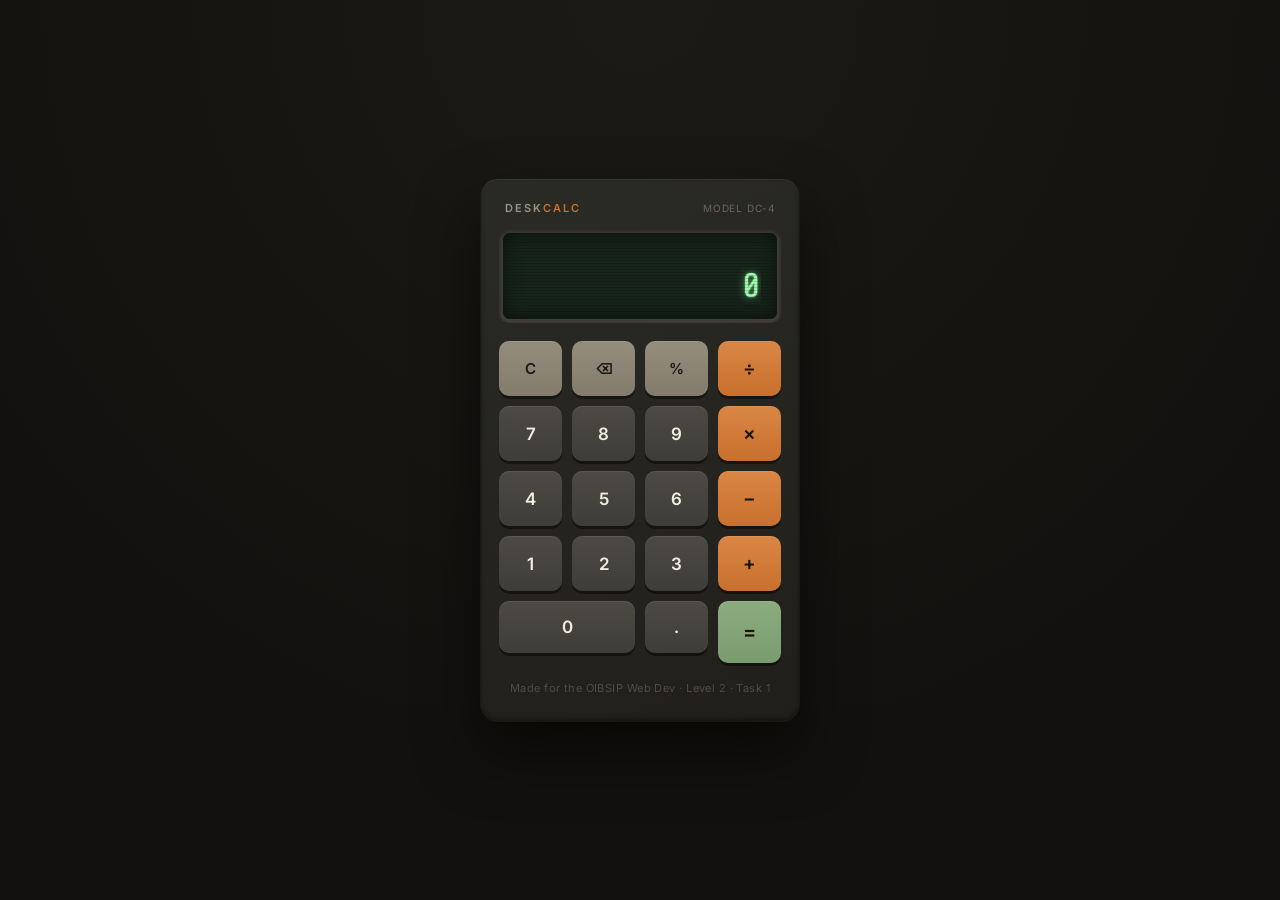
<file: WebDev-L2-Calculator/index.html>
<!DOCTYPE html>
<html lang="en">
<head>
<meta charset="UTF-8">
<meta name="viewport" content="width=device-width, initial-scale=1.0">
<title>Desk Calculator</title>
<link rel="preconnect" href="https://fonts.googleapis.com">
<link rel="preconnect" href="https://fonts.gstatic.com" crossorigin>
<link href="https://fonts.googleapis.com/css2?family=Share+Tech+Mono&family=Inter:wght@400;500;600;700&display=swap" rel="stylesheet">
<style>
  :root {
    --body-dark: #2b2b26;
    --body-darker: #201f1b;
    --panel-edge: #43413a;
    --display-bg: #16241a;
    --display-glow: #9ffcae;
    --display-dim: #4d7a5a;
    --key-num: #3f3d38;
    --key-num-hi: #4c4a43;
    --key-num-text: #f2ede1;
    --key-op: #c9702e;
    --key-op-hi: #d98644;
    --key-op-text: #1a1408;
    --key-func: #837c6c;
    --key-func-hi: #948d7c;
    --key-func-text: #1a1a16;
    --key-equals: #7a9b6e;
    --key-equals-hi: #8bad7e;
    --page-bg: #12110f;
    --font-display: 'Share Tech Mono', monospace;
    --font-ui: 'Inter', sans-serif;
  }

  * { box-sizing: border-box; }

  body {
    margin: 0;
    min-height: 100vh;
    display: flex;
    align-items: center;
    justify-content: center;
    background:
      radial-gradient(circle at 50% 0%, #1c1a16 0%, var(--page-bg) 70%);
    font-family: var(--font-ui);
    padding: 32px 16px;
  }

  .machine {
    width: 320px;
    background: linear-gradient(160deg, var(--body-dark), var(--body-darker));
    border-radius: 18px;
    padding: 20px 18px 26px;
    box-shadow:
      0 30px 60px rgba(0,0,0,0.55),
      inset 0 1px 0 rgba(255,255,255,0.06),
      inset 0 -2px 4px rgba(0,0,0,0.4);
    border: 1px solid #1a1913;
    position: relative;
  }

  .brand-row {
    display: flex;
    justify-content: space-between;
    align-items: baseline;
    padding: 2px 6px 14px;
  }

  .brand {
    font-size: 11px;
    letter-spacing: 0.18em;
    text-transform: uppercase;
    color: #9a9484;
    font-weight: 600;
  }

  .brand span { color: var(--key-op); }

  .model {
    font-size: 10px;
    color: #6b6558;
    letter-spacing: 0.08em;
  }

  .screen-housing {
    background: var(--panel-edge);
    border-radius: 10px;
    padding: 4px;
    box-shadow: inset 0 2px 6px rgba(0,0,0,0.5);
    margin-bottom: 18px;
  }

  .screen {
    background: var(--display-bg);
    border-radius: 7px;
    padding: 18px 16px 14px;
    position: relative;
    overflow: hidden;
    min-height: 84px;
    display: flex;
    flex-direction: column;
    justify-content: flex-end;
    box-shadow: inset 0 0 18px rgba(0,0,0,0.6);
  }

  .screen::before {
    content: "";
    position: absolute;
    inset: 0;
    background: repeating-linear-gradient(
      to bottom,
      rgba(0,0,0,0.15) 0px,
      rgba(0,0,0,0.15) 1px,
      transparent 1px,
      transparent 3px
    );
    pointer-events: none;
  }

  .screen-expression {
    font-family: var(--font-display);
    font-size: 13px;
    color: var(--display-dim);
    text-align: right;
    min-height: 16px;
    letter-spacing: 0.03em;
    white-space: nowrap;
    overflow: hidden;
    text-overflow: ellipsis;
  }

  .screen-result {
    font-family: var(--font-display);
    font-size: 34px;
    color: var(--display-glow);
    text-align: right;
    text-shadow: 0 0 10px rgba(159,252,174,0.55), 0 0 2px rgba(159,252,174,0.8);
    letter-spacing: 0.02em;
    white-space: nowrap;
    overflow-x: auto;
    scrollbar-width: none;
  }
  .screen-result::-webkit-scrollbar { display: none; }

  .screen-result.error {
    color: #ff8b6b;
    text-shadow: 0 0 10px rgba(255,139,107,0.55);
    font-size: 20px;
  }

  .keys {
    display: grid;
    grid-template-columns: repeat(4, 1fr);
    gap: 10px;
  }

  button {
    border: none;
    font-family: var(--font-ui);
    font-size: 17px;
    font-weight: 600;
    padding: 16px 0;
    border-radius: 10px;
    cursor: pointer;
    color: var(--key-num-text);
    background: linear-gradient(180deg, var(--key-num-hi), var(--key-num));
    box-shadow:
      0 3px 0 rgba(0,0,0,0.45),
      inset 0 1px 0 rgba(255,255,255,0.08);
    transition: transform 0.05s ease, box-shadow 0.05s ease;
    -webkit-tap-highlight-color: transparent;
  }

  button:active {
    transform: translateY(2px);
    box-shadow:
      0 1px 0 rgba(0,0,0,0.45),
      inset 0 1px 0 rgba(255,255,255,0.05);
  }

  button:focus-visible {
    outline: 2px solid var(--display-glow);
    outline-offset: 2px;
  }

  .key-func {
    background: linear-gradient(180deg, var(--key-func-hi), var(--key-func));
    color: var(--key-func-text);
    font-size: 15px;
  }

  .key-op {
    background: linear-gradient(180deg, var(--key-op-hi), var(--key-op));
    color: var(--key-op-text);
    font-size: 19px;
  }

  .key-equals {
    background: linear-gradient(180deg, var(--key-equals-hi), var(--key-equals));
    color: var(--key-op-text);
    grid-row: span 2;
    font-size: 20px;
  }

  .key-zero {
    grid-column: span 2;
  }

  footer {
    text-align: center;
    margin-top: 18px;
    font-size: 11px;
    color: #504b40;
    letter-spacing: 0.04em;
  }
</style>
</head>
<body>

<div class="machine">
  <div class="brand-row">
    <span class="brand">desk<span>calc</span></span>
    <span class="model">MODEL DC-4</span>
  </div>

  <div class="screen-housing">
    <div class="screen">
      <div class="screen-expression" id="expression" aria-live="polite"></div>
      <div class="screen-result" id="result" aria-live="polite">0</div>
    </div>
  </div>

  <div class="keys">
    <button class="key-func" data-action="clear">C</button>
    <button class="key-func" data-action="backspace">⌫</button>
    <button class="key-func" data-action="percent">%</button>
    <button class="key-op" data-action="operator" data-op="÷">÷</button>

    <button data-action="digit" data-digit="7">7</button>
    <button data-action="digit" data-digit="8">8</button>
    <button data-action="digit" data-digit="9">9</button>
    <button class="key-op" data-action="operator" data-op="×">×</button>

    <button data-action="digit" data-digit="4">4</button>
    <button data-action="digit" data-digit="5">5</button>
    <button data-action="digit" data-digit="6">6</button>
    <button class="key-op" data-action="operator" data-op="−">−</button>

    <button data-action="digit" data-digit="1">1</button>
    <button data-action="digit" data-digit="2">2</button>
    <button data-action="digit" data-digit="3">3</button>
    <button class="key-op" data-action="operator" data-op="+">+</button>

    <button class="key-zero" data-action="digit" data-digit="0">0</button>
    <button data-action="decimal">.</button>
    <button class="key-equals" data-action="equals">=</button>
  </div>

  <footer>Made for the OIBSIP Web Dev · Level 2 · Task 1</footer>
</div>

<script>
(function () {
  const expressionEl = document.getElementById('expression');
  const resultEl = document.getElementById('result');

  const keys = document.querySelectorAll('button[data-action]');

  const state = {
    previousValue: null,   
    currentValue: '0',     
    operator: null,        
    waitingForOperand: false, 
    isError: false,
    lastExpressionPart: '' 
  };

  function formatNumber(num) {
    if (!isFinite(num)) return 'Error';
    
    const rounded = Math.round((num + Number.EPSILON) * 1e10) / 1e10;
    return rounded.toString();
  }

  function render() {
    expressionEl.textContent = state.lastExpressionPart;
    resultEl.classList.toggle('error', state.isError);
    resultEl.textContent = state.isError ? 'Cannot divide by 0' : state.currentValue;
  }

  function resetAll() {
    state.previousValue = null;
    state.currentValue = '0';
    state.operator = null;
    state.waitingForOperand = false;
    state.isError = false;
    state.lastExpressionPart = '';
    render();
  }

  function inputDigit(digit) {
    if (state.isError) resetAll();
    if (state.waitingForOperand) {
      state.currentValue = digit;
      state.waitingForOperand = false;
      if (state.operator === null) {
        
        state.lastExpressionPart = '';
      }
    } else {
      state.currentValue = state.currentValue === '0' ? digit : state.currentValue + digit;
    }
    render();
  }

  function inputDecimal() {
    if (state.isError) resetAll();
    if (state.waitingForOperand) {
      state.currentValue = '0.';
      state.waitingForOperand = false;
      if (state.operator === null) {
        state.lastExpressionPart = '';
      }
      render();
      return;
    }
    if (!state.currentValue.includes('.')) {
      state.currentValue += '.';
    }
    render();
  }

  function applyOperator(a, op, b) {
    switch (op) {
      case '+': return a + b;
      case '−': return a - b;
      case '×': return a * b;
      case '÷':
        if (b === 0) return null; 
        return a / b;
      default: return b;
    }
  }

  function handleOperator(nextOp) {
    if (state.isError) return;
    const inputValue = parseFloat(state.currentValue);

    if (state.operator && state.waitingForOperand) {
      
      state.operator = nextOp;
      state.lastExpressionPart = `${formatNumber(state.previousValue)} ${nextOp}`;
      render();
      return;
    }

    if (state.previousValue === null) {
      state.previousValue = inputValue;
    } else if (state.operator) {
      const outcome = applyOperator(state.previousValue, state.operator, inputValue);
      if (outcome === null) {
        state.isError = true;
        state.waitingForOperand = true;
        state.operator = null;
        state.previousValue = null;
        render();
        return;
      }
      state.previousValue = outcome;
      state.currentValue = formatNumber(outcome);
    }

    state.operator = nextOp;
    state.waitingForOperand = true;
    state.lastExpressionPart = `${formatNumber(state.previousValue)} ${nextOp}`;
    render();
  }

  function handleEquals() {
    if (state.isError) return;
    if (state.operator === null || state.previousValue === null) return;

    const inputValue = parseFloat(state.currentValue);
    const outcome = applyOperator(state.previousValue, state.operator, inputValue);

    if (outcome === null) {
      state.isError = true;
      state.previousValue = null;
      state.operator = null;
      state.waitingForOperand = true;
      render();
      return;
    }

    state.lastExpressionPart = `${formatNumber(state.previousValue)} ${state.operator} ${formatNumber(inputValue)} =`;
    state.currentValue = formatNumber(outcome);
    state.previousValue = null;
    state.operator = null;
    state.waitingForOperand = true;
    render();
  }

  function handlePercent() {
    if (state.isError) resetAll();
    const inputValue = parseFloat(state.currentValue);
    state.currentValue = formatNumber(inputValue / 100);
    render();
  }

  function handleBackspace() {
    if (state.isError) {
      resetAll();
      return;
    }
    if (state.waitingForOperand) return;
    if (state.currentValue.length <= 1 || (state.currentValue.length === 2 && state.currentValue.startsWith('-'))) {
      state.currentValue = '0';
    } else {
      state.currentValue = state.currentValue.slice(0, -1);
    }
    render();
  }

  keys.forEach((key) => {
    key.addEventListener('click', () => {
      const action = key.dataset.action;
      switch (action) {
        case 'digit':
          inputDigit(key.dataset.digit);
          break;
        case 'decimal':
          inputDecimal();
          break;
        case 'operator':
          handleOperator(key.dataset.op);
          break;
        case 'equals':
          handleEquals();
          break;
        case 'clear':
          resetAll();
          break;
        case 'backspace':
          handleBackspace();
          break;
        case 'percent':
          handlePercent();
          break;
      }
    });
  });

  
  window.addEventListener('keydown', (e) => {
    if (e.key >= '0' && e.key <= '9') inputDigit(e.key);
    else if (e.key === '.') inputDecimal();
    else if (e.key === '+') handleOperator('+');
    else if (e.key === '-') handleOperator('−');
    else if (e.key === '*') handleOperator('×');
    else if (e.key === '/') { e.preventDefault(); handleOperator('÷'); }
    else if (e.key === 'Enter' || e.key === '=') handleEquals();
    else if (e.key === 'Backspace') handleBackspace();
    else if (e.key === 'Escape') resetAll();
  });

  render();
})();
</script>

</body>
</html>
</file>
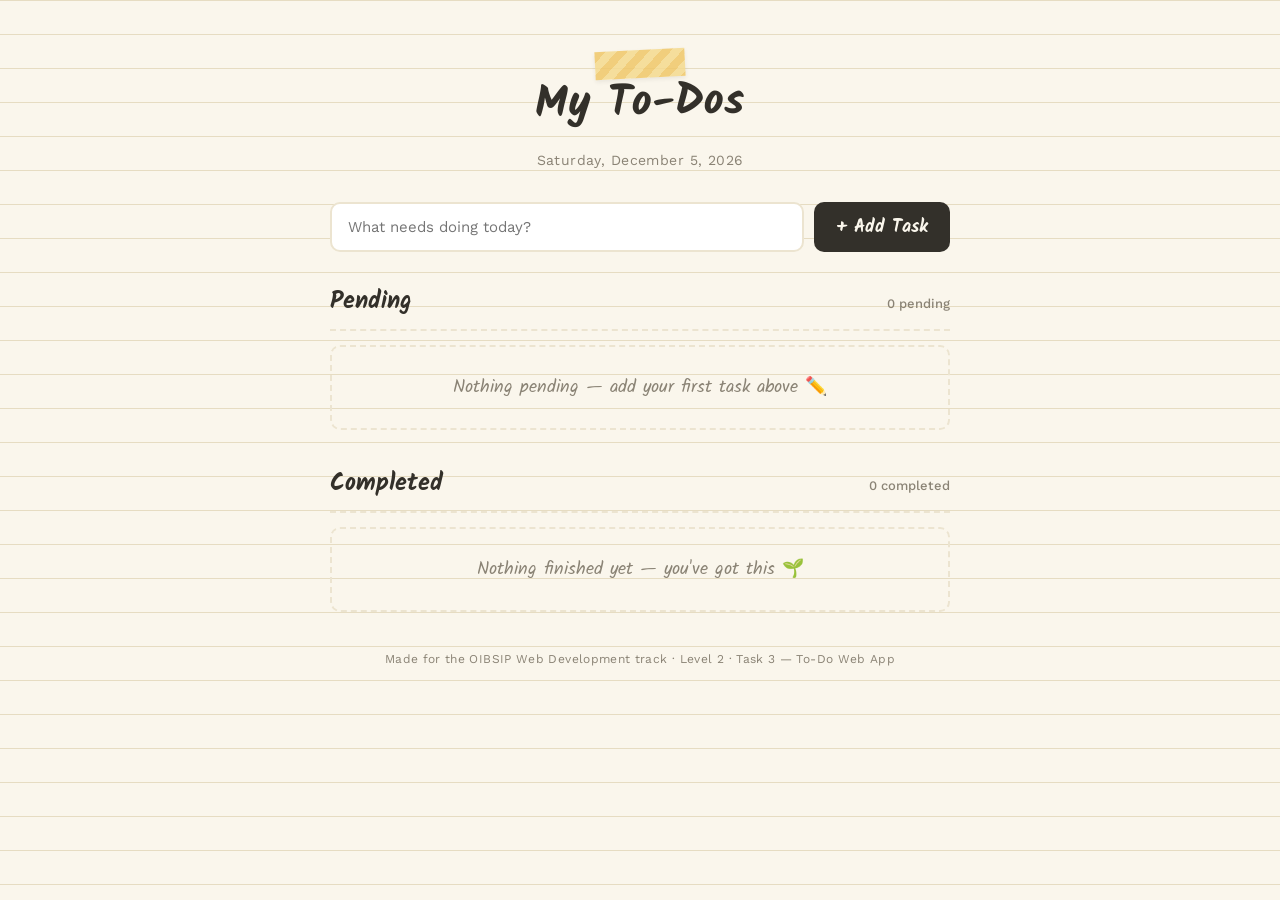
<file: WebDev-L2-ToDoApp/index.html>
<!DOCTYPE html>
<html lang="en">
<head>
<meta charset="UTF-8">
<meta name="viewport" content="width=device-width, initial-scale=1.0">
<title>My To-Dos</title>
<link rel="preconnect" href="https://fonts.googleapis.com">
<link rel="preconnect" href="https://fonts.gstatic.com" crossorigin>
<link href="https://fonts.googleapis.com/css2?family=Kalam:wght@400;700&family=Work+Sans:wght@400;500;600&display=swap" rel="stylesheet">
<style>
  :root {
    --paper: #faf6ec;
    --paper-line: #e6dcc2;
    --card: #ffffff;
    --card-border: #ece4d0;
    --ink: #33302a;
    --ink-muted: #8a8375;
    --washi-pink: #e9a8a1;
    --washi-blue: #9bc4d6;
    --washi-yellow: #f0c869;
    --sage: #7c9a72;
    --sage-bg: #eef3ea;
    --terracotta: #cf6f5b;
    --terracotta-bg: #fbeae6;
    --font-hand: 'Kalam', cursive;
    --font-body: 'Work Sans', sans-serif;
  }

  * { box-sizing: border-box; }

  body {
    margin: 0;
    min-height: 100vh;
    background:
      linear-gradient(var(--paper-line) 1px, transparent 1px);
    background-size: 100% 34px;
    background-color: var(--paper);
    font-family: var(--font-body);
    color: var(--ink);
    padding: 48px 20px 80px;
  }

  .wrap {
    max-width: 620px;
    margin: 0 auto;
  }

  header {
    text-align: center;
    margin-bottom: 34px;
    position: relative;
  }

  .tape {
    position: absolute;
    width: 90px;
    height: 28px;
    top: -18px;
    left: 50%;
    transform: translateX(-50%) rotate(-3deg);
    background: repeating-linear-gradient(
      135deg,
      var(--washi-yellow),
      var(--washi-yellow) 8px,
      #f5da8f 8px,
      #f5da8f 16px
    );
    opacity: 0.85;
    box-shadow: 0 2px 4px rgba(0,0,0,0.08);
  }

  h1 {
    font-family: var(--font-hand);
    font-weight: 700;
    font-size: 44px;
    margin: 20px 0 4px;
    color: var(--ink);
    transform: rotate(-1deg);
  }

  .subdate {
    font-size: 14px;
    color: var(--ink-muted);
    letter-spacing: 0.03em;
  }

 
  .add-bar {
    display: flex;
    gap: 10px;
    margin-bottom: 30px;
  }

  #taskInput {
    flex: 1;
    padding: 14px 16px;
    border-radius: 10px;
    border: 2px solid var(--card-border);
    background: var(--card);
    font-family: var(--font-body);
    font-size: 15px;
    color: var(--ink);
    outline: none;
    transition: border-color 0.15s ease;
  }

  #taskInput:focus {
    border-color: var(--washi-blue);
  }

  #addBtn {
    padding: 0 22px;
    border: none;
    border-radius: 10px;
    background: var(--ink);
    color: var(--paper);
    font-family: var(--font-hand);
    font-size: 18px;
    font-weight: 700;
    cursor: pointer;
    transition: transform 0.08s ease, opacity 0.15s ease;
  }

  #addBtn:hover { opacity: 0.88; }
  #addBtn:active { transform: translateY(1px); }

  
  .list-block {
    margin-bottom: 34px;
  }

  .list-heading {
    display: flex;
    align-items: baseline;
    justify-content: space-between;
    margin-bottom: 14px;
    padding-bottom: 8px;
    border-bottom: 2px dashed var(--card-border);
  }

  .list-heading h2 {
    font-family: var(--font-hand);
    font-size: 24px;
    margin: 0;
  }

  .list-heading .count {
    font-size: 13px;
    color: var(--ink-muted);
    font-weight: 500;
  }

  .task-list {
    list-style: none;
    margin: 0;
    padding: 0;
    display: flex;
    flex-direction: column;
    gap: 10px;
  }

  .task-card {
    background: var(--card);
    border: 1px solid var(--card-border);
    border-radius: 10px;
    padding: 14px 16px;
    display: flex;
    align-items: flex-start;
    gap: 12px;
    box-shadow: 0 1px 0 rgba(0,0,0,0.02);
    transition: transform 0.1s ease;
  }

  .task-card.completed {
    background: var(--sage-bg);
    border-color: #d9e6d2;
  }

  .checkbox {
    flex-shrink: 0;
    width: 22px;
    height: 22px;
    border-radius: 50%;
    border: 2px solid var(--ink-muted);
    background: transparent;
    cursor: pointer;
    margin-top: 2px;
    display: flex;
    align-items: center;
    justify-content: center;
    padding: 0;
    transition: background 0.15s ease, border-color 0.15s ease;
  }

  .checkbox.checked {
    background: var(--sage);
    border-color: var(--sage);
    color: white;
    font-size: 13px;
  }

  .task-body {
    flex: 1;
    min-width: 0;
  }

  .task-text {
    font-size: 15.5px;
    line-height: 1.4;
    word-break: break-word;
  }

  .completed .task-text {
    text-decoration: line-through;
    color: var(--ink-muted);
  }

  .task-meta {
    font-size: 11.5px;
    color: var(--ink-muted);
    margin-top: 4px;
  }

  .task-edit-input {
    width: 100%;
    font-family: var(--font-body);
    font-size: 15.5px;
    padding: 6px 8px;
    border-radius: 6px;
    border: 1.5px solid var(--washi-blue);
    outline: none;
  }

  .task-actions {
    display: flex;
    gap: 6px;
    flex-shrink: 0;
  }

  .icon-btn {
    width: 30px;
    height: 30px;
    border-radius: 8px;
    border: none;
    background: transparent;
    color: var(--ink-muted);
    cursor: pointer;
    font-size: 15px;
    display: flex;
    align-items: center;
    justify-content: center;
    transition: background 0.15s ease, color 0.15s ease;
  }

  .icon-btn:hover { background: var(--paper-line); }
  .icon-btn.edit:hover { color: var(--washi-blue); }
  .icon-btn.delete:hover { color: var(--terracotta); background: var(--terracotta-bg); }
  .icon-btn.save { color: var(--sage); }

    .empty-state {
    text-align: center;
    padding: 26px 10px;
    color: var(--ink-muted);
    font-size: 14px;
    border: 2px dashed var(--card-border);
    border-radius: 10px;
    font-family: var(--font-hand);
    font-size: 18px;
  }

  footer {
    text-align: center;
    margin-top: 40px;
    font-size: 12px;
    color: var(--ink-muted);
    letter-spacing: 0.03em;
  }
</style>
</head>
<body>

<div class="wrap">
  <header>
    <div class="tape"></div>
    <h1>My To-Dos</h1>
    <p class="subdate" id="todayDate"></p>
  </header>

  <div class="add-bar">
    <input type="text" id="taskInput" placeholder="What needs doing today?" maxlength="140">
    <button id="addBtn">+ Add Task</button>
  </div>

  <div class="list-block">
    <div class="list-heading">
      <h2>Pending</h2>
      <span class="count" id="pendingCount">0 pending</span>
    </div>
    <ul class="task-list" id="pendingList"></ul>
    <div class="empty-state" id="pendingEmpty" style="display:none;">Nothing pending — add your first task above ✏️</div>
  </div>

  <div class="list-block">
    <div class="list-heading">
      <h2>Completed</h2>
      <span class="count" id="completedCount">0 completed</span>
    </div>
    <ul class="task-list" id="completedList"></ul>
    <div class="empty-state" id="completedEmpty" style="display:none;">Nothing finished yet — you've got this 🌱</div>
  </div>

  <footer>Made for the OIBSIP Web Development track · Level 2 · Task 3 — To-Do Web App</footer>
</div>

<script>
(function () {
  const STORAGE_KEY = 'oibsip-todo-tasks';

  const taskInput = document.getElementById('taskInput');
  const addBtn = document.getElementById('addBtn');
  const pendingList = document.getElementById('pendingList');
  const completedList = document.getElementById('completedList');
  const pendingCount = document.getElementById('pendingCount');
  const completedCount = document.getElementById('completedCount');
  const pendingEmpty = document.getElementById('pendingEmpty');
  const completedEmpty = document.getElementById('completedEmpty');
  const todayDate = document.getElementById('todayDate');

  todayDate.textContent = new Date().toLocaleDateString(undefined, {
    weekday: 'long', year: 'numeric', month: 'long', day: 'numeric'
  });

  let tasks = loadTasks();

  function loadTasks() {
    try {
      const raw = localStorage.getItem(STORAGE_KEY);
      return raw ? JSON.parse(raw) : [];
    } catch (err) {
      console.error('Could not read saved tasks:', err);
      return [];
    }
  }

  function saveTasks() {
    try {
      localStorage.setItem(STORAGE_KEY, JSON.stringify(tasks));
    } catch (err) {
      console.error('Could not save tasks:', err);
    }
  }

  function formatTime(iso) {
    if (!iso) return '';
    const d = new Date(iso);
    return d.toLocaleDateString(undefined, { month: 'short', day: 'numeric' }) +
      ' at ' + d.toLocaleTimeString(undefined, { hour: 'numeric', minute: '2-digit' });
  }

  function addTask(text) {
    const trimmed = text.trim();
    if (!trimmed) return;
    tasks.unshift({
      id: 'task-' + Date.now() + '-' + Math.random().toString(36).slice(2, 7),
      text: trimmed,
      completed: false,
      createdAt: new Date().toISOString(),
      completedAt: null
    });
    saveTasks();
    render();
  }

  function toggleComplete(id) {
    const task = tasks.find(t => t.id === id);
    if (!task) return;
    task.completed = !task.completed;
    task.completedAt = task.completed ? new Date().toISOString() : null;
    saveTasks();
    render();
  }

  function deleteTask(id) {
    tasks = tasks.filter(t => t.id !== id);
    saveTasks();
    render();
  }

  function updateTaskText(id, newText) {
    const trimmed = newText.trim();
    if (!trimmed) return;
    const task = tasks.find(t => t.id === id);
    if (!task) return;
    task.text = trimmed;
    saveTasks();
    render();
  }

  function buildTaskCard(task) {
    const li = document.createElement('li');
    li.className = 'task-card' + (task.completed ? ' completed' : '');

    const checkbox = document.createElement('button');
    checkbox.className = 'checkbox' + (task.completed ? ' checked' : '');
    checkbox.setAttribute('aria-label', task.completed ? 'Mark as pending' : 'Mark as complete');
    checkbox.textContent = task.completed ? '✓' : '';
    checkbox.addEventListener('click', () => toggleComplete(task.id));

    const body = document.createElement('div');
    body.className = 'task-body';

    const textEl = document.createElement('div');
    textEl.className = 'task-text';
    textEl.textContent = task.text;

    const metaEl = document.createElement('div');
    metaEl.className = 'task-meta';
    metaEl.textContent = task.completed
      ? `Completed ${formatTime(task.completedAt)}`
      : `Added ${formatTime(task.createdAt)}`;

    body.appendChild(textEl);
    body.appendChild(metaEl);

    const actions = document.createElement('div');
    actions.className = 'task-actions';

    const editBtn = document.createElement('button');
    editBtn.className = 'icon-btn edit';
    editBtn.setAttribute('aria-label', 'Edit task');
    editBtn.textContent = '✎';
    editBtn.addEventListener('click', () => startEdit(li, body, textEl, task));

    const deleteBtn = document.createElement('button');
    deleteBtn.className = 'icon-btn delete';
    deleteBtn.setAttribute('aria-label', 'Delete task');
    deleteBtn.textContent = '🗑';
    deleteBtn.addEventListener('click', () => deleteTask(task.id));

    actions.appendChild(editBtn);
    actions.appendChild(deleteBtn);

    li.appendChild(checkbox);
    li.appendChild(body);
    li.appendChild(actions);

    return li;
  }

  function startEdit(li, body, textEl, task) {
    const input = document.createElement('input');
    input.type = 'text';
    input.className = 'task-edit-input';
    input.value = task.text;
    input.maxLength = 140;

    body.replaceChild(input, textEl);
    input.focus();
    input.setSelectionRange(input.value.length, input.value.length);

    function commit() {
      updateTaskText(task.id, input.value);
    }

    input.addEventListener('keydown', (e) => {
      if (e.key === 'Enter') commit();
      if (e.key === 'Escape') render();
    });
    input.addEventListener('blur', commit);
  }

  function render() {
    const pending = tasks.filter(t => !t.completed);
    const completed = tasks.filter(t => t.completed);

    pendingList.innerHTML = '';
    completedList.innerHTML = '';

    pending.forEach(task => pendingList.appendChild(buildTaskCard(task)));
    completed.forEach(task => completedList.appendChild(buildTaskCard(task)));

    pendingCount.textContent = `${pending.length} pending`;
    completedCount.textContent = `${completed.length} completed`;

    pendingEmpty.style.display = pending.length === 0 ? 'block' : 'none';
    completedEmpty.style.display = completed.length === 0 ? 'block' : 'none';
  }

  addBtn.addEventListener('click', () => {
    addTask(taskInput.value);
    taskInput.value = '';
    taskInput.focus();
  });

  taskInput.addEventListener('keydown', (e) => {
    if (e.key === 'Enter') {
      addTask(taskInput.value);
      taskInput.value = '';
    }
  });

  render();
})();
</script>

</body>
</html>
</file>
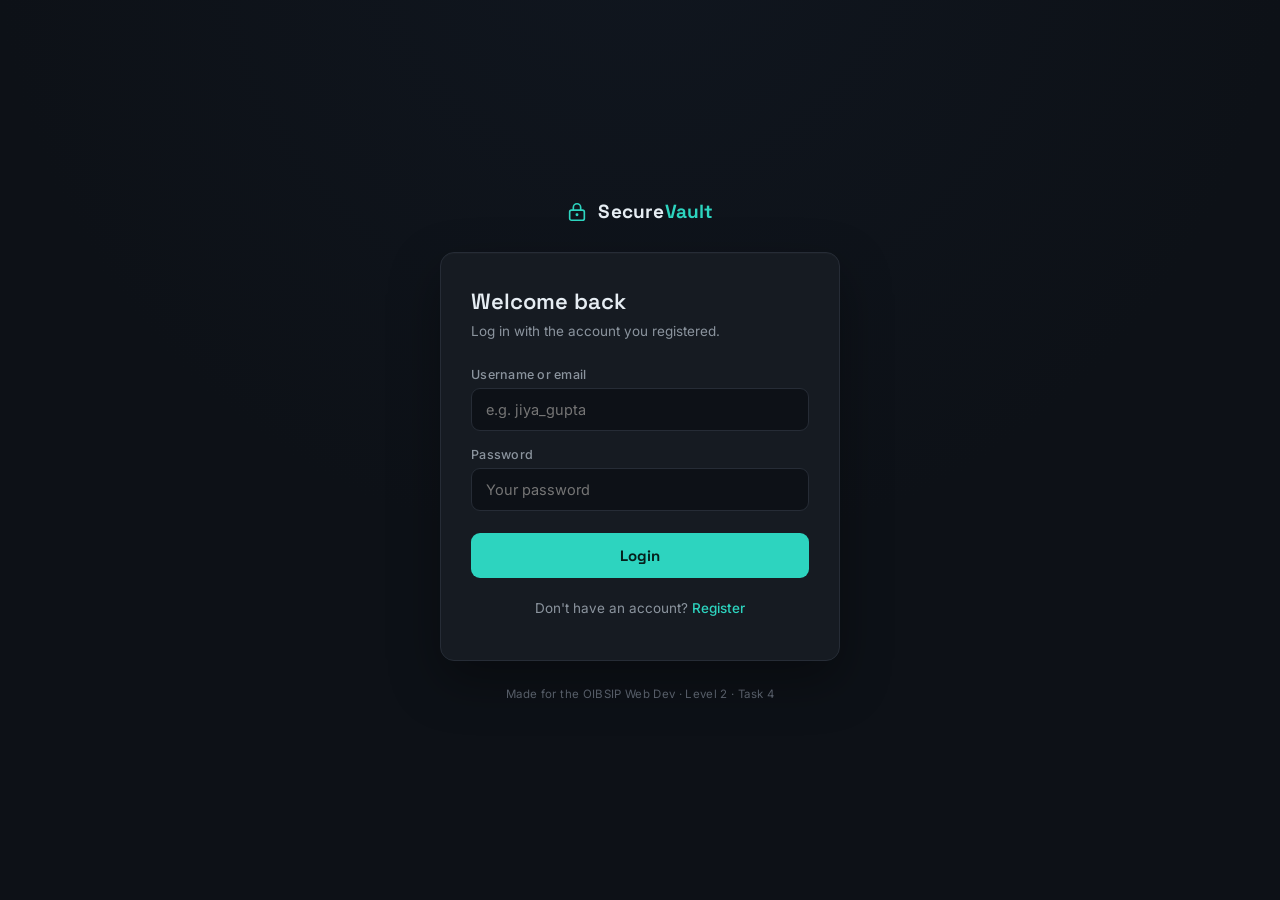
<file: WebDev-L2-LoginAuth/dashboard.html>
<!DOCTYPE html>
<html lang="en">
<head>
<meta charset="UTF-8">
<meta name="viewport" content="width=device-width, initial-scale=1.0">
<title>Dashboard — SecureVault</title>
<link rel="stylesheet" href="style.css">
</head>
<body>

<div class="auth-wrap dash-wrap">
  <div class="brand">
    <svg width="22" height="22" viewBox="0 0 24 24" fill="none" xmlns="http://www.w3.org/2000/svg">
      <rect x="4" y="10" width="16" height="11" rx="2" stroke="#2dd4bf" stroke-width="1.8"/>
      <path d="M8 10V7a4 4 0 0 1 8 0v3" stroke="#2dd4bf" stroke-width="1.8" stroke-linecap="round"/>
      <circle cx="12" cy="15" r="1.6" fill="#2dd4bf"/>
    </svg>
    <span>Secure<span class="accent">Vault</span></span>
  </div>

  <div class="dash-card">
    <div class="dash-header">
      <div>
        <h1 id="welcomeHeading">Welcome back</h1>
        <p>You're viewing a protected page — this only loads for logged-in users.</p>
      </div>
      <button class="btn-logout" id="logoutBtn">Log out</button>
    </div>

    <div class="status-grid">
      <div class="status-tile">
        <div class="label">Logged in as</div>
        <div class="value" id="statUsername">—</div>
      </div>
      <div class="status-tile">
        <div class="label">Session status</div>
        <div class="value" id="statSession">Active</div>
      </div>
      <div class="status-tile">
        <div class="label">Total registered accounts</div>
        <div class="value" id="statUserCount">—</div>
      </div>
      <div class="status-tile">
        <div class="label">Password storage</div>
        <div class="value">SHA-256 hashed</div>
      </div>
    </div>
  </div>

  <footer>Made for the OIBSIP Web Dev · Level 2 · Task 4</footer>
</div>

<script src="auth.js"></script>
<script>

  requireAuth();

  const username = getSession();
  document.getElementById('welcomeHeading').textContent = `Welcome, ${username}`;
  document.getElementById('statUsername').textContent = username;
  document.getElementById('statUserCount').textContent = getUsers().length;

  document.getElementById('logoutBtn').addEventListener('click', () => {
    clearSession();
    window.location.href = 'login.html';
  });
</script>

</body>
</html>
</file>
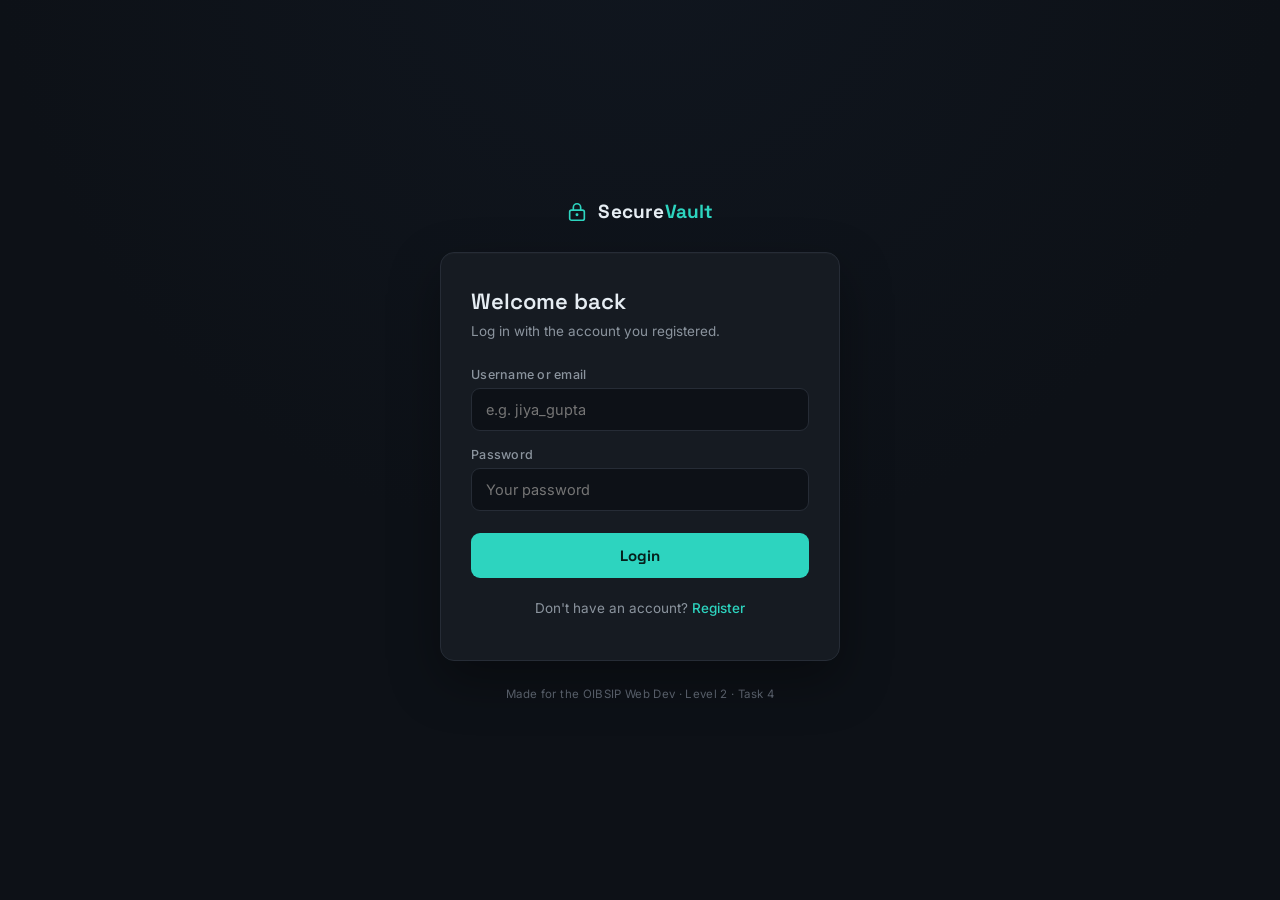
<file: WebDev-L2-LoginAuth/login.html>
<!DOCTYPE html>
<html lang="en">
<head>
<meta charset="UTF-8">
<meta name="viewport" content="width=device-width, initial-scale=1.0">
<title>Log In — SecureVault</title>
<link rel="stylesheet" href="style.css">
</head>
<body>

<div class="auth-wrap">
  <div class="brand">
    <svg width="22" height="22" viewBox="0 0 24 24" fill="none" xmlns="http://www.w3.org/2000/svg">
      <rect x="4" y="10" width="16" height="11" rx="2" stroke="#2dd4bf" stroke-width="1.8"/>
      <path d="M8 10V7a4 4 0 0 1 8 0v3" stroke="#2dd4bf" stroke-width="1.8" stroke-linecap="round"/>
      <circle cx="12" cy="15" r="1.6" fill="#2dd4bf"/>
    </svg>
    <span>Secure<span class="accent">Vault</span></span>
  </div>

  <div class="card">
    <h1>Welcome back</h1>
    <p class="sub">Log in with the account you registered.</p>

    <div class="alert error" id="formAlert"></div>

    <form id="loginForm" novalidate>
      <div class="field" id="usernameField">
        <label for="username">Username or email</label>
        <input type="text" id="username" autocomplete="username" placeholder="e.g. jiya_gupta">
        <div class="field-error"></div>
      </div>

      <div class="field" id="passwordField">
        <label for="password">Password</label>
        <input type="password" id="password" autocomplete="current-password" placeholder="Your password">
        <div class="field-error"></div>
      </div>

      <button type="submit" class="btn-primary">Login</button>
    </form>

    <p class="switch-link">Don't have an account? <a href="register.html">Register</a></p>
  </div>

  <footer>Made for the OIBSIP Web Dev · Level 2 · Task 4</footer>
</div>

<script src="auth.js"></script>
<script>
  redirectIfLoggedIn();

  const form = document.getElementById('loginForm');
  const usernameField = document.getElementById('usernameField');
  const passwordField = document.getElementById('passwordField');
  const formAlert = document.getElementById('formAlert');

  form.addEventListener('submit', async (e) => {
    e.preventDefault();
    hideAlert(formAlert);
    [usernameField, passwordField].forEach(clearFieldError);

    const username = document.getElementById('username').value;
    const password = document.getElementById('password').value;

    let hasError = false;

    const usernameCheck = validateUsername(username);
    if (!usernameCheck.valid) {
      showFieldError(usernameField, usernameCheck.message);
      hasError = true;
    }

    if (!password) {
      showFieldError(passwordField, 'Password is required.');
      hasError = true;
    }

    if (hasError) return;

    const user = findUser(username);
    const passwordHash = await hashPassword(password);

    if (!user || user.passwordHash !== passwordHash) {
      showAlert(formAlert, 'Incorrect username/email or password.', 'error');
      return;
    }

    setSession(user.username);
    window.location.href = 'dashboard.html';
  });
</script>

</body>
</html>
</file>
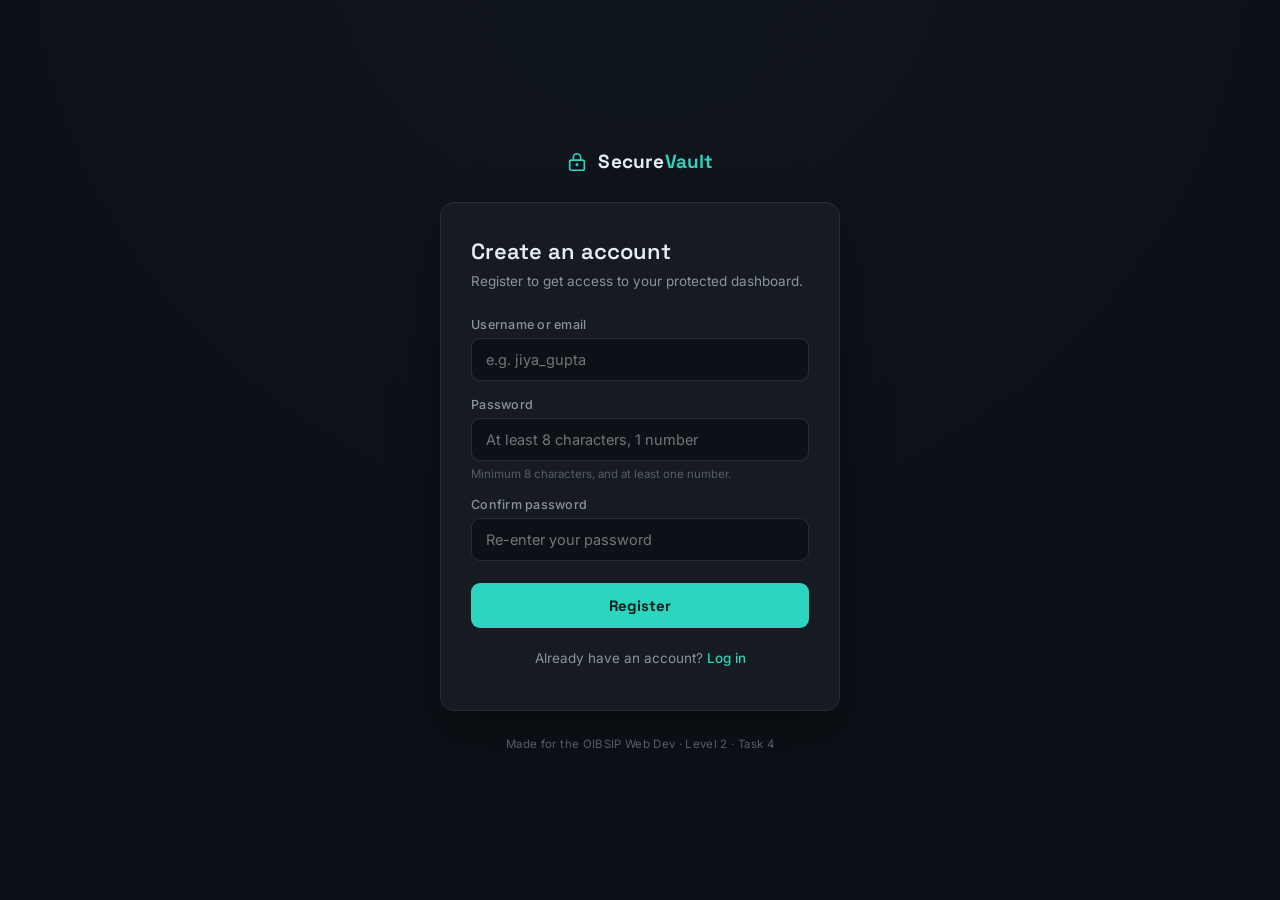
<file: WebDev-L2-LoginAuth/register.html>
<!DOCTYPE html>
<html lang="en">
<head>
<meta charset="UTF-8">
<meta name="viewport" content="width=device-width, initial-scale=1.0">
<title>Register — SecureVault</title>
<link rel="stylesheet" href="style.css">
</head>
<body>

<div class="auth-wrap">
  <div class="brand">
    <svg width="22" height="22" viewBox="0 0 24 24" fill="none" xmlns="http://www.w3.org/2000/svg">
      <rect x="4" y="10" width="16" height="11" rx="2" stroke="#2dd4bf" stroke-width="1.8"/>
      <path d="M8 10V7a4 4 0 0 1 8 0v3" stroke="#2dd4bf" stroke-width="1.8" stroke-linecap="round"/>
      <circle cx="12" cy="15" r="1.6" fill="#2dd4bf"/>
    </svg>
    <span>Secure<span class="accent">Vault</span></span>
  </div>

  <div class="card">
    <h1>Create an account</h1>
    <p class="sub">Register to get access to your protected dashboard.</p>

    <div class="alert error" id="formAlert"></div>

    <form id="registerForm" novalidate>
      <div class="field" id="usernameField">
        <label for="username">Username or email</label>
        <input type="text" id="username" autocomplete="username" placeholder="e.g. jiya_gupta">
        <div class="field-error"></div>
      </div>

      <div class="field" id="passwordField">
        <label for="password">Password</label>
        <input type="password" id="password" autocomplete="new-password" placeholder="At least 8 characters, 1 number">
        <div class="hint">Minimum 8 characters, and at least one number.</div>
        <div class="field-error"></div>
      </div>

      <div class="field" id="confirmField">
        <label for="confirmPassword">Confirm password</label>
        <input type="password" id="confirmPassword" autocomplete="new-password" placeholder="Re-enter your password">
        <div class="field-error"></div>
      </div>

      <button type="submit" class="btn-primary">Register</button>
    </form>

    <p class="switch-link">Already have an account? <a href="login.html">Log in</a></p>
  </div>

  <footer>Made for the OIBSIP Web Dev · Level 2 · Task 4</footer>
</div>

<script src="auth.js"></script>
<script>
  redirectIfLoggedIn();

  const form = document.getElementById('registerForm');
  const usernameField = document.getElementById('usernameField');
  const passwordField = document.getElementById('passwordField');
  const confirmField = document.getElementById('confirmField');
  const formAlert = document.getElementById('formAlert');

  form.addEventListener('submit', async (e) => {
    e.preventDefault();
    hideAlert(formAlert);
    [usernameField, passwordField, confirmField].forEach(clearFieldError);

    const username = document.getElementById('username').value;
    const password = document.getElementById('password').value;
    const confirmPassword = document.getElementById('confirmPassword').value;

    let hasError = false;

    const usernameCheck = validateUsername(username);
    if (!usernameCheck.valid) {
      showFieldError(usernameField, usernameCheck.message);
      hasError = true;
    }

    const passwordCheck = validatePassword(password);
    if (!passwordCheck.valid) {
      showFieldError(passwordField, passwordCheck.message);
      hasError = true;
    }

    if (!hasError && password !== confirmPassword) {
      showFieldError(confirmField, 'Passwords do not match.');
      hasError = true;
    }

    if (hasError) return;

    if (findUser(username)) {
      showAlert(formAlert, 'An account with that username or email already exists.', 'error');
      return;
    }

    const passwordHash = await hashPassword(password);
    const users = getUsers();
    users.push({ username: username.trim(), passwordHash });
    saveUsers(users);

    showAlert(formAlert, 'Account created! Redirecting you to log in…', 'success');
    setTimeout(() => { window.location.href = 'login.html'; }, 1100);
  });
</script>

</body>
</html>
</file>
<file: WebDev-L2-LoginAuth/style.css>
@import url('https://fonts.googleapis.com/css2?family=Space+Grotesk:wght@500;600;700&family=Inter:wght@400;500;600&display=swap');

:root {
  --bg: #0d1117;
  --bg-glow: #10161f;
  --panel: #161b22;
  --panel-border: #262c36;
  --panel-border-hi: #34404f;
  --accent: #2dd4bf;
  --accent-dim: #1a8f82;
  --accent-glow: rgba(45, 212, 191, 0.15);
  --text: #e6edf3;
  --text-muted: #8b949e;
  --text-dim: #565d68;
  --danger: #f47067;
  --danger-bg: #2d1917;
  --danger-border: #4a2622;
  --success: #3fb950;
  --success-bg: #142a1a;
  --font-display: 'Space Grotesk', sans-serif;
  --font-body: 'Inter', sans-serif;
}

* { box-sizing: border-box; }

body {
  margin: 0;
  min-height: 100vh;
  background:
    radial-gradient(circle at 50% -10%, var(--bg-glow) 0%, var(--bg) 55%);
  font-family: var(--font-body);
  color: var(--text);
  display: flex;
  align-items: center;
  justify-content: center;
  padding: 40px 20px;
}

.auth-wrap {
  width: 100%;
  max-width: 400px;
}

.brand {
  display: flex;
  align-items: center;
  justify-content: center;
  gap: 10px;
  margin-bottom: 28px;
}

.brand svg { flex-shrink: 0; }

.brand span {
  font-family: var(--font-display);
  font-weight: 700;
  font-size: 19px;
  letter-spacing: 0.01em;
}

.brand .accent { color: var(--accent); }

.card {
  background: var(--panel);
  border: 1px solid var(--panel-border);
  border-radius: 14px;
  padding: 34px 30px 30px;
  box-shadow:
    0 20px 50px rgba(0,0,0,0.35),
    inset 0 1px 0 rgba(255,255,255,0.02);
}

.card h1 {
  font-family: var(--font-display);
  font-size: 22px;
  font-weight: 600;
  margin: 0 0 6px;
}

.card .sub {
  font-size: 13.5px;
  color: var(--text-muted);
  margin: 0 0 26px;
  line-height: 1.5;
}

.field {
  margin-bottom: 16px;
}

.field label {
  display: block;
  font-size: 12.5px;
  font-weight: 500;
  color: var(--text-muted);
  margin-bottom: 6px;
  letter-spacing: 0.02em;
}

.field input {
  width: 100%;
  padding: 12px 14px;
  border-radius: 9px;
  border: 1px solid var(--panel-border);
  background: #0d1117;
  color: var(--text);
  font-family: var(--font-body);
  font-size: 14.5px;
  outline: none;
  transition: border-color 0.15s ease, box-shadow 0.15s ease;
}

.field input:focus {
  border-color: var(--accent-dim);
  box-shadow: 0 0 0 3px var(--accent-glow);
}

.field .hint {
  font-size: 11.5px;
  color: var(--text-dim);
  margin-top: 6px;
}

.field .field-error {
  font-size: 12px;
  color: var(--danger);
  margin-top: 6px;
  display: none;
}

.field.has-error input {
  border-color: var(--danger);
}

.field.has-error .field-error {
  display: block;
}

.btn-primary {
  width: 100%;
  padding: 13px 0;
  border: none;
  border-radius: 9px;
  background: var(--accent);
  color: #06201c;
  font-family: var(--font-display);
  font-weight: 700;
  font-size: 15px;
  cursor: pointer;
  margin-top: 6px;
  transition: opacity 0.15s ease, transform 0.06s ease;
}

.btn-primary:hover { opacity: 0.9; }
.btn-primary:active { transform: translateY(1px); }

.alert {
  padding: 11px 14px;
  border-radius: 9px;
  font-size: 13.5px;
  margin-bottom: 18px;
  display: none;
  line-height: 1.5;
}

.alert.error {
  background: var(--danger-bg);
  border: 1px solid var(--danger-border);
  color: #ff9d94;
}

.alert.success {
  background: var(--success-bg);
  border: 1px solid #1f4f2c;
  color: #7ee294;
}

.alert.show { display: block; }

.switch-link {
  text-align: center;
  font-size: 13.5px;
  color: var(--text-muted);
  margin-top: 22px;
}

.switch-link a {
  color: var(--accent);
  text-decoration: none;
  font-weight: 500;
}

.switch-link a:hover { text-decoration: underline; }

footer {
  text-align: center;
  margin-top: 26px;
  font-size: 11.5px;
  color: var(--text-dim);
  letter-spacing: 0.03em;
}

/* ---------- Dashboard-specific ---------- */
.dash-wrap {
  max-width: 560px;
}

.dash-card {
  background: var(--panel);
  border: 1px solid var(--panel-border);
  border-radius: 14px;
  padding: 36px;
}

.dash-header {
  display: flex;
  justify-content: space-between;
  align-items: flex-start;
  margin-bottom: 28px;
}

.dash-header h1 {
  font-family: var(--font-display);
  font-size: 24px;
  margin: 0 0 6px;
}

.dash-header p {
  color: var(--text-muted);
  font-size: 14px;
  margin: 0;
}

.btn-logout {
  padding: 9px 16px;
  border-radius: 8px;
  border: 1px solid var(--panel-border-hi);
  background: transparent;
  color: var(--text-muted);
  font-family: var(--font-body);
  font-size: 13px;
  font-weight: 500;
  cursor: pointer;
  transition: border-color 0.15s ease, color 0.15s ease;
  flex-shrink: 0;
}

.btn-logout:hover {
  border-color: var(--danger);
  color: var(--danger);
}

.status-grid {
  display: grid;
  grid-template-columns: repeat(2, 1fr);
  gap: 14px;
  margin-top: 22px;
}

.status-tile {
  background: #0d1117;
  border: 1px solid var(--panel-border);
  border-radius: 10px;
  padding: 16px 18px;
}

.status-tile .label {
  font-size: 11.5px;
  color: var(--text-dim);
  text-transform: uppercase;
  letter-spacing: 0.06em;
  margin-bottom: 6px;
}

.status-tile .value {
  font-family: var(--font-display);
  font-size: 15px;
  font-weight: 600;
  color: var(--accent);
  word-break: break-all;
}
</file>
